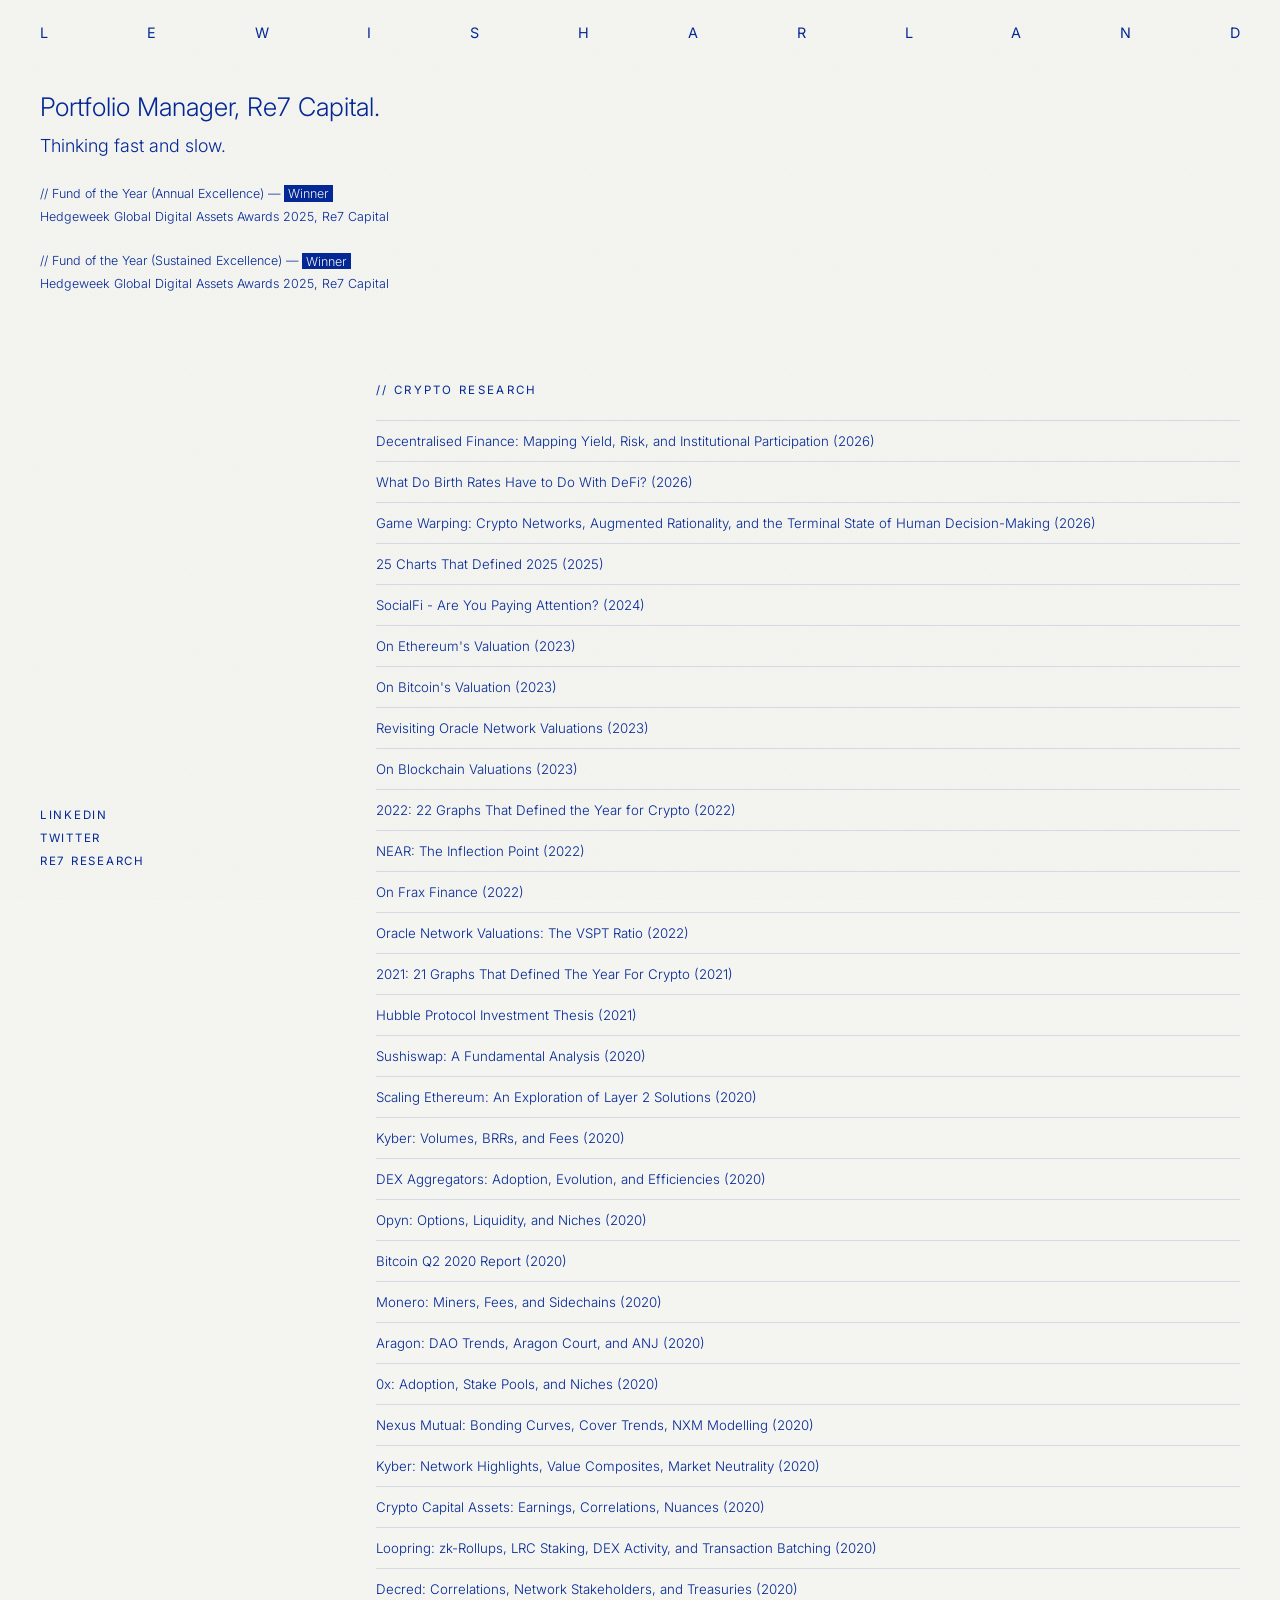
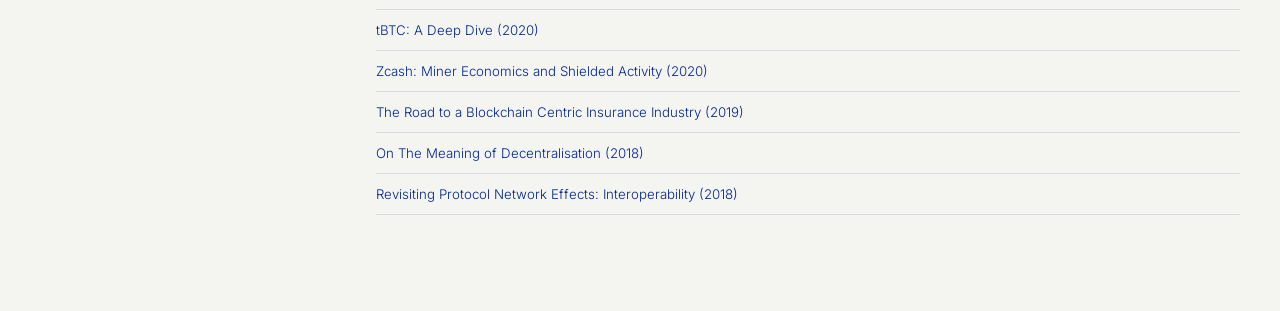
<file: index.html>
<!DOCTYPE html>
<html lang="en">
<head>
  <meta charset="UTF-8" />
  <meta name="viewport" content="width=device-width, initial-scale=1.0" />
  <title>Lewis Harland</title>
  <link rel="icon" type="image/png" sizes="64x64" href="favicon.png" />
  <link rel="apple-touch-icon" href="apple-touch-icon.png" />
  <link rel="preconnect" href="https://fonts.googleapis.com" />
  <link rel="preconnect" href="https://fonts.gstatic.com" crossorigin />
  <link href="https://fonts.googleapis.com/css2?family=Inter:wght@300;400&display=swap" rel="stylesheet" />
  <style>
    *, *::before, *::after { box-sizing: border-box; margin: 0; padding: 0; }

    :root {
      --blue: #002695;
      --bg: #f4f4f0;
      --text-sm: 0.72rem;
      --gap: 2.5rem;
    }

    html, body {
      height: 100%;
    }

    ::selection {
      background: var(--blue);
      color: var(--bg);
    }

    body {
      background: var(--bg);
      color: var(--blue);
      font-family: 'Inter', Arial, sans-serif;
      font-weight: 300;
      -webkit-font-smoothing: antialiased;
      overflow-x: hidden;
    }

    /* Noise overlay */
    body::after {
      content: '';
      position: fixed;
      inset: 0;
      pointer-events: none;
      z-index: 9999;
      opacity: 0.035;
      background-image: url("data:image/svg+xml,%3Csvg viewBox='0 0 256 256' xmlns='http://www.w3.org/2000/svg'%3E%3Cfilter id='noise'%3E%3CfeTurbulence type='fractalNoise' baseFrequency='0.9' numOctaves='4' stitchTiles='stitch'/%3E%3C/filter%3E%3Crect width='100%25' height='100%25' filter='url(%23noise)'/%3E%3C/svg%3E");
      background-repeat: repeat;
      background-size: 200px 200px;
    }

    /* Header — name, full bleed */
    header {
      padding: 1.5rem 2.5rem 3rem;
      width: 100%;
    }

    .page {
      min-height: 100vh;
      padding: 0 2.5rem 6rem;
    }

    .name {
      font-size: 0.9rem;
      font-weight: 400;
      text-transform: uppercase;
      color: var(--blue);
      display: flex;
      justify-content: space-between;
      width: 100%;
      letter-spacing: 0;
    }

    /* Main content */
    main {
      display: grid;
      grid-template-columns: 1fr 1fr;
      gap: var(--gap);
      align-content: start;
    }

    .intro {
      grid-column: 1 / -1;
      padding-bottom: 2rem;
    }

    .intro-headline {
      font-size: clamp(1.2rem, 2.5vw, 1.6rem);
      font-weight: 300;
      line-height: 1.4;
      color: var(--blue);
      max-width: 650px;
    }

    .thinking {
      font-size: 70%;
    }

    .intro-sub {
      margin-top: 1.4rem;
      font-size: 0.82rem;
      line-height: 1.65;
      color: var(--blue);
      opacity: 0.75;
      max-width: 420px;
    }

    .awards {
      margin-top: 1.4rem;
      font-size: 0.78rem;
      line-height: 1.8;
      color: var(--blue);
    }

    .winner {
      background: var(--blue);
      color: var(--bg);
      padding: 0.05em 0.35em;
    }

    .winner::selection {
      background: var(--bg);
      color: var(--blue);
    }

    /* Research section */
    .research {
      grid-column: 1 / -1;
      padding-top: 1rem;
      padding-left: 28%;
    }

    .section-label {
      font-size: var(--text-sm);
      font-weight: 400;
      letter-spacing: 0.2em;
      text-transform: uppercase;
      color: var(--blue);
      margin-bottom: 1.4rem;
    }

    .research-list {
      list-style: none;
    }

    .research-list li {
      border-top: 1px solid rgba(0, 38, 149, 0.12);
    }

    .research-list li:last-child {
      border-bottom: 1px solid rgba(0, 38, 149, 0.12);
    }

    .research-list a,
    .research-list span {
      display: block;
      padding: 0.75rem 0;
      font-size: 0.83rem;
      font-weight: 300;
      color: var(--blue);
      text-decoration: none;
      transition: transform 0.2s ease;
      cursor: default;
    }

    .research-list a {
      cursor: pointer;
    }

    .research-list a:hover {
      transform: translateX(8px);
    }

    /* Footer — fixed bottom-left */
    footer {
      position: fixed;
      bottom: 2rem;
      left: 2.5rem;
      display: flex;
      flex-direction: column;
      gap: 0.55rem;
    }

    footer a {
      font-size: var(--text-sm);
      font-weight: 400;
      letter-spacing: 0.15em;
      text-transform: uppercase;
      color: var(--blue);
      text-decoration: none;
      transition: transform 0.2s ease;
    }

    footer a:hover {
      transform: translateX(4px);
    }

    @media (max-width: 768px) {
      .page {
        display: flex;
        flex-direction: column;
      }

      main {
        display: contents;
      }

      .intro {
        order: 1;
        padding-bottom: 0;
      }

      footer {
        position: static;
        order: 2;
        display: flex;
        flex-direction: row;
        flex-wrap: wrap;
        gap: 1.2rem;
        padding: 3rem 0;
      }

      .research {
        order: 3;
        padding-left: 0;
        padding-top: 0;
      }
    }
  </style>
</head>
<body>
  <header>
    <div class="name"><span>L</span><span>E</span><span>W</span><span>I</span><span>S</span><span>H</span><span>A</span><span>R</span><span>L</span><span>A</span><span>N</span><span>D</span></div>
  </header>

  <div class="page">
    <main>
      <div class="intro">
        <h1 class="intro-headline">Portfolio Manager, Re7 Capital.<br><span class="thinking">Thinking fast and slow.</span></h1>
        <div class="awards">
          <p>// Fund of the Year (Annual Excellence) — <span class="winner">Winner</span><br>
          Hedgeweek Global Digital Assets Awards 2025, Re7 Capital</p>
          <br>
          <p>// Fund of the Year (Sustained Excellence) — <span class="winner">Winner</span><br>
          Hedgeweek Global Digital Assets Awards 2025, Re7 Capital</p>
        </div>
      </div>

      <div class="research">
        <div class="section-label">// Crypto Research</div>
        <ul class="research-list">
          <li><a href="https://drive.google.com/file/d/10zDkYblvAUyG5c1I0Ai139YeNeuJVNLo/view?usp=sharing" target="_blank" rel="noopener">Decentralised Finance: Mapping Yield, Risk, and Institutional Participation (2026)</a></li>
          <li><a href="https://drive.google.com/file/d/16aDiaXVAw6Suf1i0bpp85zLt9dr_Dp58/view?usp=sharing" target="_blank" rel="noopener">What Do Birth Rates Have to Do With DeFi? (2026)</a></li>
          <li><a href="https://drive.google.com/file/d/1mfChwVCAfqebTSNF2gFe5lv5Fhsjj225/view?usp=sharing" target="_blank" rel="noopener">Game Warping: Crypto Networks, Augmented Rationality, and the Terminal State of Human Decision-Making (2026)</a></li>
          <li><a href="https://re7research.substack.com/p/25-charts-that-defined-2025" target="_blank" rel="noopener">25 Charts That Defined 2025 (2025)</a></li>
          <li><a href="https://re7research.substack.com/p/socialfi-are-you-paying-attention" target="_blank" rel="noopener">SocialFi - Are You Paying Attention? (2024)</a></li>
          <li><a href="https://rxrreserach.substack.com/p/on-ethereums-valuation" target="_blank" rel="noopener">On Ethereum's Valuation (2023)</a></li>
          <li><a href="https://decentralparkcapital.substack.com/p/on-bitcoins-valuation" target="_blank" rel="noopener">On Bitcoin's Valuation (2023)</a></li>
          <li><a href="https://decentralparkcapital.substack.com/p/revisiting-oracle-network-valuations" target="_blank" rel="noopener">Revisiting Oracle Network Valuations (2023)</a></li>
          <li><a href="https://decentralparkcapital.substack.com/p/on-blockchain-valuations" target="_blank" rel="noopener">On Blockchain Valuations (2023)</a></li>
          <li><a href="https://decentralparkcapital.substack.com/p/2022-22-graphs-that-defined-the-year" target="_blank" rel="noopener">2022: 22 Graphs That Defined the Year for Crypto (2022)</a></li>
          <li><a href="https://decentralparkcapital.substack.com/p/near-the-inflection-point-45e" target="_blank" rel="noopener">NEAR: The Inflection Point (2022)</a></li>
          <li><a href="https://decentralparkcapital.substack.com/p/on-frax-finance-cda" target="_blank" rel="noopener">On Frax Finance (2022)</a></li>
          <li><a href="https://decentralparkcapital.substack.com/p/oracle-network-valuations-the'vspt-fad" target="_blank" rel="noopener">Oracle Network Valuations: The VSPT Ratio (2022)</a></li>
          <li><a href="https://decentralparkcapital.substack.com/p/2021-21-graphs-that-defined-the-year-dab" target="_blank" rel="noopener">2021: 21 Graphs That Defined The Year For Crypto (2021)</a></li>
          <li><a href="https://www.decentralpark.io/research/hubble-protocol-investment-thesis" target="_blank" rel="noopener">Hubble Protocol Investment Thesis (2021)</a></li>
          <li><a href="https://drive.google.com/file/d/1WEN01H2JZ_5OLYpwdrh7F5DiRzKwJ1_6/view?usp=sharing" target="_blank" rel="noopener">Sushiswap: A Fundamental Analysis (2020)</a></li>
          <li><a href="https://drive.google.com/file/d/10oE9gKQu_WKFqLH8_EJb-XTdCQwYMJY5/view?usp=sharing" target="_blank" rel="noopener">Scaling Ethereum: An Exploration of Layer 2 Solutions (2020)</a></li>
          <li><a href="https://formalverification.substack.com/p/in-the-network-kyber-80f" target="_blank" rel="noopener">Kyber: Volumes, BRRs, and Fees (2020)</a></li>
          <li><a href="https://formalverification.substack.com/p/in-the-network-dex-aggregators" target="_blank" rel="noopener">DEX Aggregators: Adoption, Evolution, and Efficiencies (2020)</a></li>
          <li><a href="https://formalverification.substack.com/p/in-the-network-opyn" target="_blank" rel="noopener">Opyn: Options, Liquidity, and Niches (2020)</a></li>
          <li><a href="https://drive.google.com/file/d/15edhxWEnPpBW2CTVVzAesKypDEWztwIE/view?usp=sharing" target="_blank" rel="noopener">Bitcoin Q2 2020 Report (2020)</a></li>
          <li><a href="https://formalverification.substack.com/p/in-the-week-monero" target="_blank" rel="noopener">Monero: Miners, Fees, and Sidechains (2020)</a></li>
          <li><a href="https://formalverification.substack.com/p/in-the-network-aragon" target="_blank" rel="noopener">Aragon: DAO Trends, Aragon Court, and ANJ (2020)</a></li>
          <li><a href="https://formalverification.substack.com/p/in-the-network-0x" target="_blank" rel="noopener">0x: Adoption, Stake Pools, and Niches (2020)</a></li>
          <li><a href="https://formalverification.substack.com/p/in-the-network-nexus-mutual" target="_blank" rel="noopener">Nexus Mutual: Bonding Curves, Cover Trends, NXM Modelling (2020)</a></li>
          <li><a href="https://formalverification.substack.com/p/in-the-network-kyber" target="_blank" rel="noopener">Kyber: Network Highlights, Value Composites, Market Neutrality (2020)</a></li>
          <li><a href="https://formalverification.substack.com/p/in-the-week-crypto-capital-assets" target="_blank" rel="noopener">Crypto Capital Assets: Earnings, Correlations, Nuances (2020)</a></li>
          <li><a href="https://formalverification.substack.com/p/in-the-network-loopring" target="_blank" rel="noopener">Loopring: zk-Rollups, LRC Staking, DEX Activity, and Transaction Batching (2020)</a></li>
          <li><a href="https://formalverification.substack.com/p/in-the-network-decred" target="_blank" rel="noopener">Decred: Correlations, Network Stakeholders, and Treasuries (2020)</a></li>
          <li><a href="https://formalverification.substack.com/p/deep-dive-tbtc" target="_blank" rel="noopener">tBTC: A Deep Dive (2020)</a></li>
          <li><a href="https://formalverification.substack.com/p/in-the-network-zcash" target="_blank" rel="noopener">Zcash: Miner Economics and Shielded Activity (2020)</a></li>
          <li><a href="https://medium.com/lets-discuss-crypto/the-road-to-a-blockchain-centric-insurance-industry-87ff2cfad54" target="_blank" rel="noopener">The Road to a Blockchain Centric Insurance Industry (2019)</a></li>
          <li><a href="https://medium.com/lets-discuss-crypto/on-the-meaning-of-decentralisation-ad5f69bf5044" target="_blank" rel="noopener">On The Meaning of Decentralisation (2018)</a></li>
          <li><a href="https://medium.com/lets-discuss-crypto/revisiting-protocol-network-effects-interoperability-5f26428cd76" target="_blank" rel="noopener">Revisiting Protocol Network Effects: Interoperability (2018)</a></li>
        </ul>
      </div>
    </main>

    <footer>
      <a href="https://www.linkedin.com/in/lewisharland" target="_blank" rel="noopener">LinkedIn</a>
      <a href="https://twitter.com/_lewisharland_" target="_blank" rel="noopener">Twitter</a>
      <a href="https://re7research.substack.com/" target="_blank" rel="noopener">Re7 Research</a>
    </footer>
  </div>
</body>
</html>
</file>
